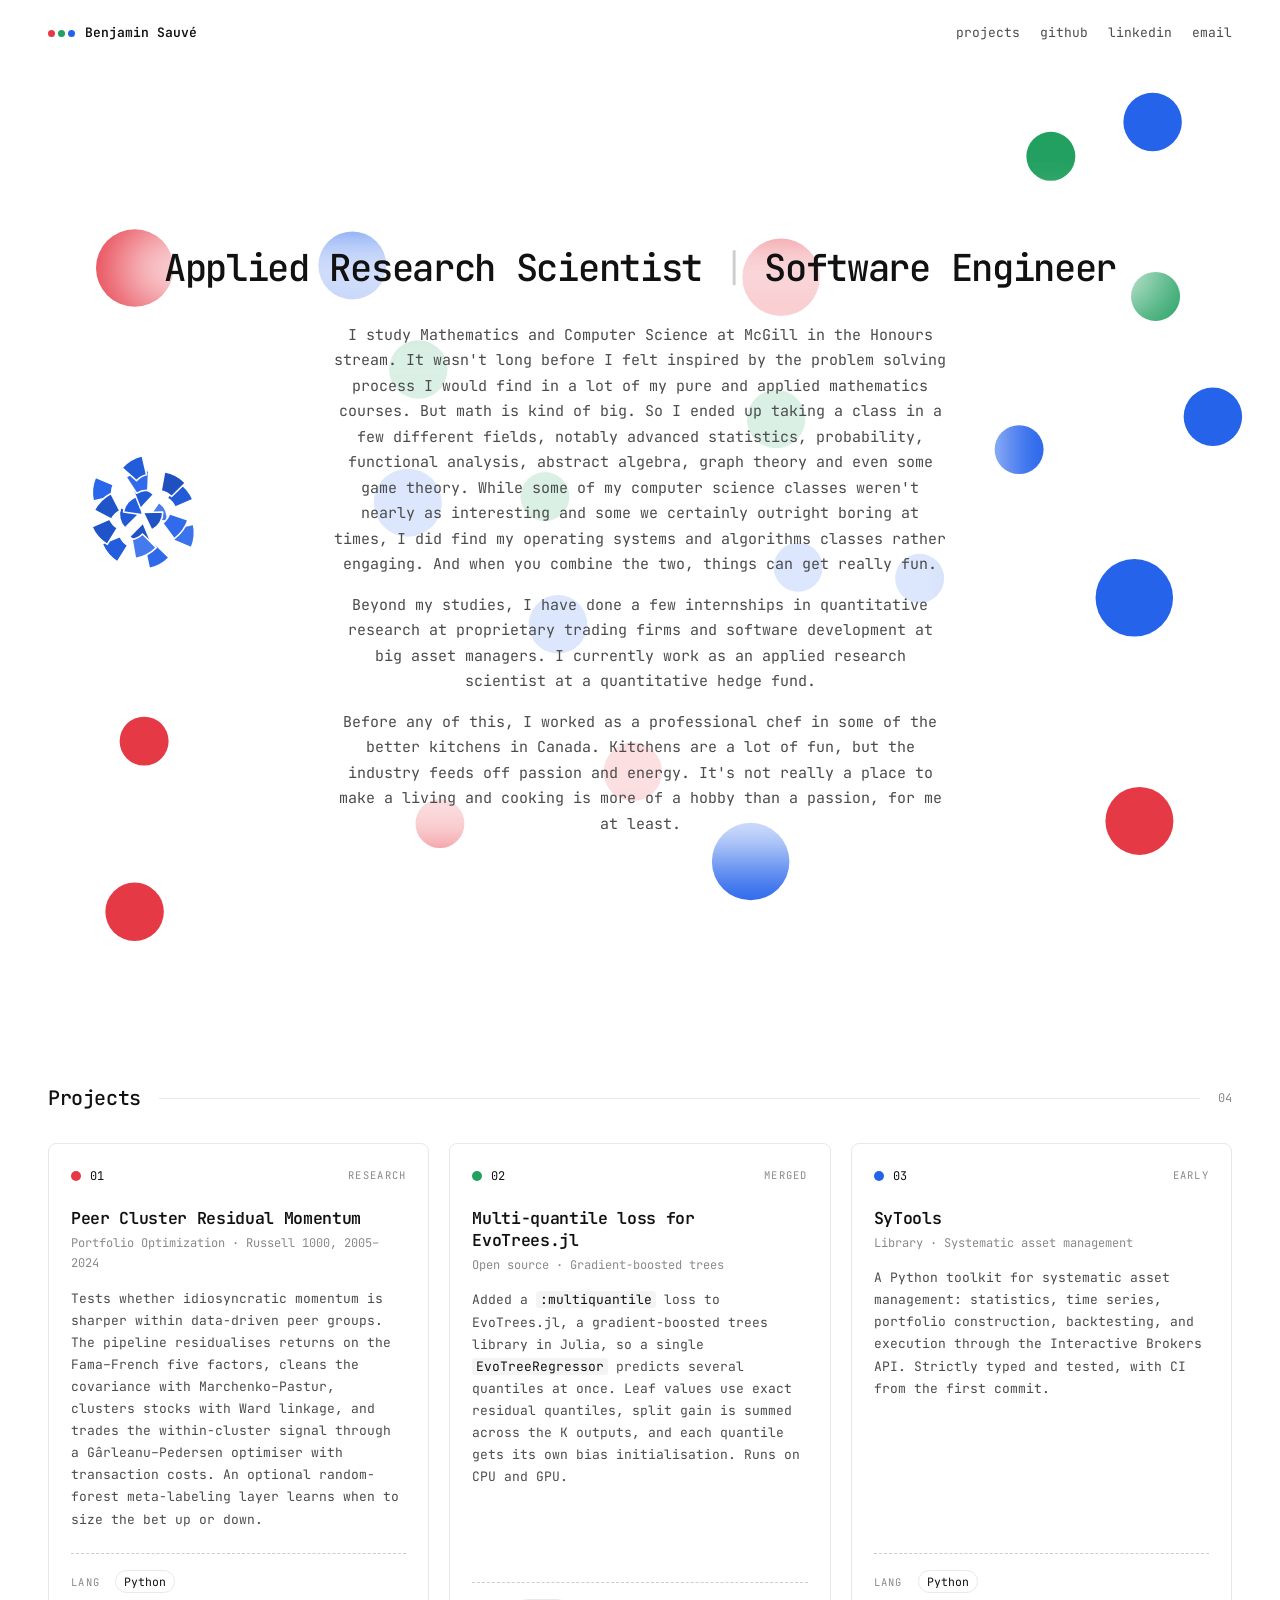
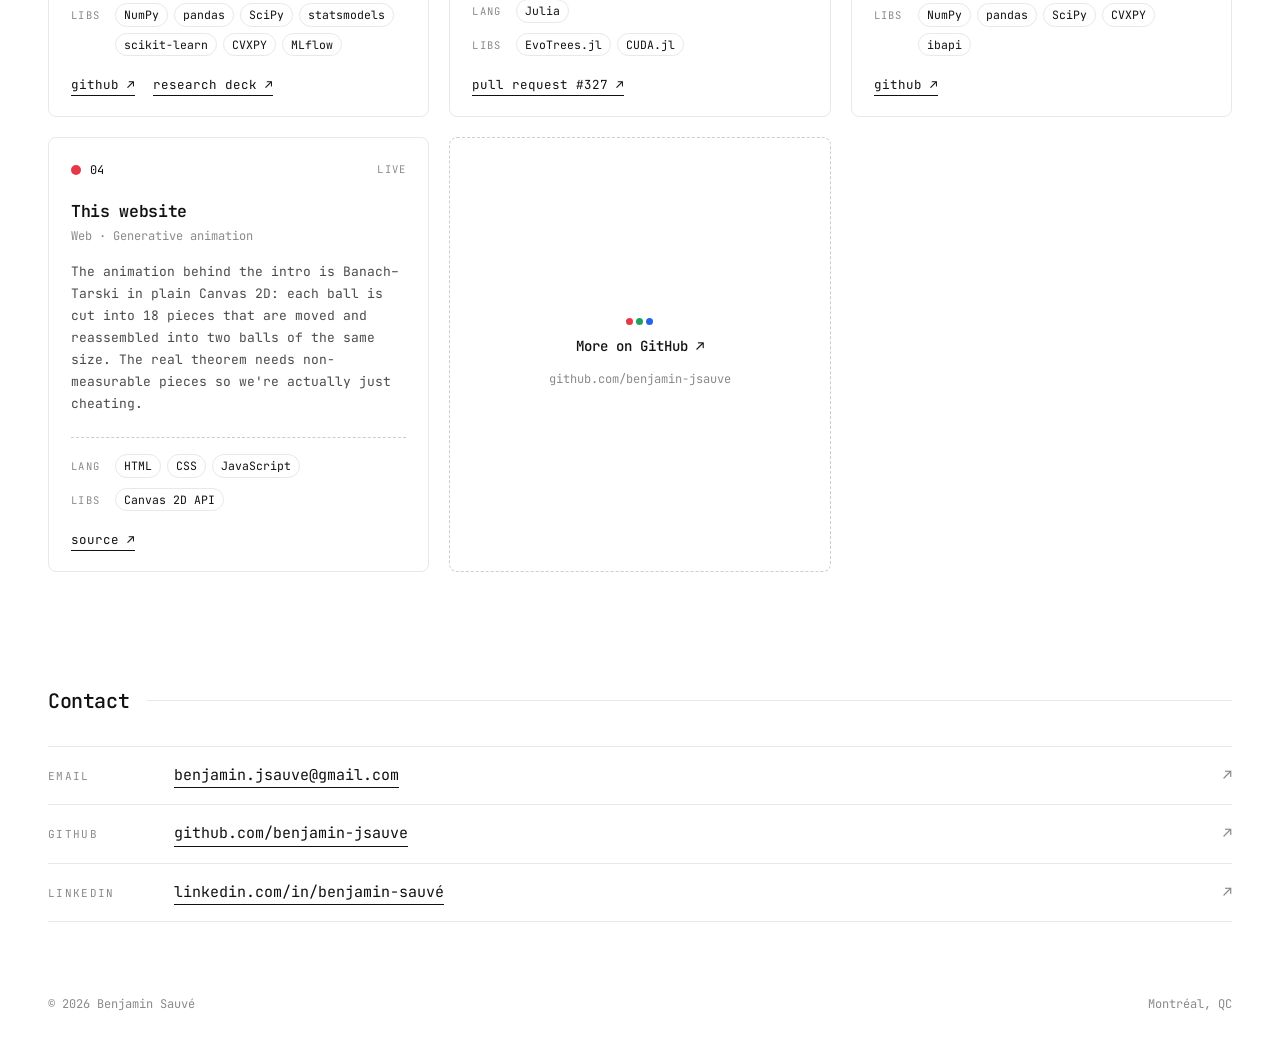
<file: index.html>
<!DOCTYPE html>
<html lang="en">
<head>
  <meta charset="UTF-8" />
  <meta name="viewport" content="width=device-width, initial-scale=1.0" />
  <title>Benjamin Sauvé</title>
  <meta name="description" content="Benjamin Sauvé." />
  <meta name="theme-color" content="#ffffff" />
  <link rel="icon" href="assets/favicon.svg" type="image/svg+xml" />
  <link rel="preconnect" href="https://fonts.googleapis.com" />
  <link rel="preconnect" href="https://fonts.gstatic.com" crossorigin />
  <link rel="stylesheet" href="https://fonts.googleapis.com/css2?family=JetBrains+Mono:wght@300;400;500;600&display=swap" />
  <link rel="stylesheet" href="assets/css/site.css" />
  <script src="assets/js/banach-tarski.js" defer></script>
</head>
<body>
  <a class="skip" href="#main">Skip to content</a>

  <header class="top wrap">
    <a class="brand" href="./"><span class="brand-dots" aria-hidden="true"><i></i><i></i><i></i></span>Benjamin Sauvé</a>
    <nav class="links" aria-label="Elsewhere">
      <a href="#projects">projects</a>
      <a href="https://github.com/benjamin-jsauve">github</a>
      <a href="https://www.linkedin.com/in/benjamin-sauv%C3%A9-8a37502b9/">linkedin</a>
      <a href="mailto:benjamin.jsauve@gmail.com">email</a>
    </nav>
  </header>

  <main id="main">
    <!-- The animation fills this section. Elements with class="veil" get a soft white haze
         behind them, and the animation won't start a split underneath them. -->
    <section class="hero">
      <canvas id="stage" aria-hidden="true"></canvas>
      <div class="hero-copy wrap">
        <h1 class="veil"><span class="role">Applied Research Scientist</span> <span class="sep">|</span> <span class="role">Software Engineer</span></h1>
        <div class="lede veil">
          <p>
            I study Mathematics and Computer Science at McGill in the Honours stream. It wasn't long before I felt inspired by the problem solving process I would find in a lot of my pure and applied mathematics courses. But math is kind of big. So I ended up taking a class in a few different fields, notably advanced statistics, probability, functional analysis, abstract algebra, graph theory and even some game theory. While some of my computer science classes weren't nearly as interesting and some we certainly outright boring at times, I did find my operating systems and algorithms classes rather engaging. And when you combine the two, things can get really fun.  
          </p>
          <p>
            Beyond my studies, I have done a few internships in quantitative research at proprietary trading firms and software development at big asset managers. I currently work as an applied research scientist at a quantitative hedge fund.
          </p>  
          </p>
          <p>
            Before any of this, I worked as a professional chef in some of the better kitchens in Canada. Kitchens are a lot of fun, but the industry feeds off passion and energy. It's not really a place to make a living and cooking is more of a hobby than a passion, for me at least.
          </p>
        </div>
      </div>
    </section>

    <div class="wrap">
      <section id="projects" class="section" aria-labelledby="projects-h">
        <div class="section-head">
          <h2 id="projects-h">Projects</h2>
          <span class="rule" aria-hidden="true"></span>
          <span class="count">04</span>
        </div>

        <!-- To add a project, copy one <li class="card"> block. Card colours cycle red, green, blue. -->
        <ol class="grid">
          <li class="card">
            <div class="card-top"><span class="idx"><i class="dot"></i>01</span><span class="status">research</span></div>
            <h3>Peer Cluster Residual Momentum</h3>
            <p class="meta">Portfolio Optimization · Russell 1000, 2005–2024</p>
            <p class="desc">
              Tests whether idiosyncratic momentum is sharper within data-driven peer groups. The
              pipeline residualises returns on the Fama–French five factors, cleans the covariance
              with Marchenko–Pastur, clusters stocks with Ward linkage, and trades the within-cluster
              signal through a Gârleanu–Pedersen optimiser with transaction costs. An optional
              random-forest meta-labeling layer learns when to size the bet up or down.
            </p>
            <dl class="stack">
              <div><dt>lang</dt><dd><ul class="chips"><li>Python</li></ul></dd></div>
              <div><dt>libs</dt><dd><ul class="chips"><li>NumPy</li><li>pandas</li><li>SciPy</li><li>statsmodels</li><li>scikit-learn</li><li>CVXPY</li><li>MLflow</li></ul></dd></div>
            </dl>
            <p class="card-links">
              <a href="https://github.com/benjamin-jsauve/peer_cluster">github ↗</a>
              <a href="https://github.com/benjamin-jsauve/peer_cluster/blob/main/reports/beamer/research.pdf">research deck ↗</a>
            </p>
          </li>

          <li class="card">
            <div class="card-top"><span class="idx"><i class="dot"></i>02</span><span class="status">merged</span></div>
            <h3>Multi-quantile loss for EvoTrees.jl</h3>
            <p class="meta">Open source · Gradient-boosted trees</p>
            <p class="desc">
              Added a <code>:multiquantile</code> loss to EvoTrees.jl, a gradient-boosted trees
              library in Julia, so a single <code>EvoTreeRegressor</code> predicts several quantiles
              at once. Leaf values use exact residual quantiles, split gain is summed across the
              K outputs, and each quantile gets its own bias initialisation. Runs on CPU and GPU.
            </p>
            <dl class="stack">
              <div><dt>lang</dt><dd><ul class="chips"><li>Julia</li></ul></dd></div>
              <div><dt>libs</dt><dd><ul class="chips"><li>EvoTrees.jl</li><li>CUDA.jl</li></ul></dd></div>
            </dl>
            <p class="card-links">
              <a href="https://github.com/Evovest/EvoTrees.jl/pull/327">pull request #327 ↗</a>
            </p>
          </li>

          <li class="card">
            <div class="card-top"><span class="idx"><i class="dot"></i>03</span><span class="status">early</span></div>
            <h3>SyTools</h3>
            <p class="meta">Library · Systematic asset management</p>
            <p class="desc">
              A Python toolkit for systematic asset management: statistics, time series, portfolio
              construction, backtesting, and execution through the Interactive Brokers API.
              Strictly typed and tested, with CI from the first commit.
            </p>
            <dl class="stack">
              <div><dt>lang</dt><dd><ul class="chips"><li>Python</li></ul></dd></div>
              <div><dt>libs</dt><dd><ul class="chips"><li>NumPy</li><li>pandas</li><li>SciPy</li><li>CVXPY</li><li>ibapi</li></ul></dd></div>
            </dl>
            <p class="card-links">
              <a href="https://github.com/benjamin-jsauve/SyTools">github ↗</a>
            </p>
          </li>

          <li class="card">
            <div class="card-top"><span class="idx"><i class="dot"></i>04</span><span class="status">live</span></div>
            <h3>This website</h3>
            <p class="meta">Web · Generative animation</p>
            <p class="desc">
              The animation behind the intro is Banach–Tarski in plain Canvas 2D: each ball is cut into 18
              pieces that are moved and reassembled into two balls of the same size. The real
              theorem needs non-measurable pieces so we're actually just cheating. 
            </p>
            <dl class="stack">
              <div><dt>lang</dt><dd><ul class="chips"><li>HTML</li><li>CSS</li><li>JavaScript</li></ul></dd></div>
              <div><dt>libs</dt><dd><ul class="chips"><li>Canvas 2D API</li></ul></dd></div>
            </dl>
            <p class="card-links">
              <a href="https://github.com/benjamin-jsauve/website">source ↗</a>
            </p>
          </li>

          <!-- TODO mktscanner: fill in the stack, uncomment, and bump the count above to 05.
          <li class="card">
            <div class="card-top"><span class="idx"><i class="dot"></i>05</span><span class="status">early</span></div>
            <h3>mktscanner</h3>
            <p class="meta">Tool · Market scanning</p>
            <p class="desc">Market scanner.</p>
            <dl class="stack">
              <div><dt>lang</dt><dd><ul class="chips"><li>…</li></ul></dd></div>
              <div><dt>libs</dt><dd><ul class="chips"><li>…</li></ul></dd></div>
            </dl>
            <p class="card-links">
              <a href="https://github.com/benjamin-jsauve/mktscanner">github ↗</a>
            </p>
          </li>
          -->

          <li class="card card-more">
            <a href="https://github.com/benjamin-jsauve">
              <span class="brand-dots" aria-hidden="true"><i></i><i></i><i></i></span>
              <span class="more-k">More on GitHub ↗</span>
              <span class="more-v">github.com/benjamin-jsauve</span>
            </a>
          </li>
        </ol>
      </section>

      <section id="contact" class="section" aria-labelledby="contact-h">
        <div class="section-head">
          <h2 id="contact-h">Contact</h2>
          <span class="rule" aria-hidden="true"></span>
        </div>
        <ul class="channels">
          <li><a href="mailto:benjamin.jsauve@gmail.com"><span class="ch-k">email</span><span class="ch-v">benjamin.jsauve@gmail.com</span><span class="ch-go" aria-hidden="true">↗</span></a></li>
          <li><a href="https://github.com/benjamin-jsauve"><span class="ch-k">github</span><span class="ch-v">github.com/benjamin-jsauve</span><span class="ch-go" aria-hidden="true">↗</span></a></li>
          <li><a href="https://www.linkedin.com/in/benjamin-sauv%C3%A9-8a37502b9/"><span class="ch-k">linkedin</span><span class="ch-v">linkedin.com/in/benjamin-sauvé</span><span class="ch-go" aria-hidden="true">↗</span></a></li>
        </ul>
      </section>
    </div>
  </main>

  <footer class="foot wrap">
    <span>&copy; 2026 Benjamin Sauvé</span>
    <span>Montréal, QC</span>
  </footer>
</body>
</html>
</file>
<file: assets/css/site.css>
/* ==========================================================================
   Benjamin Sauvé — single page
   ========================================================================== */

:root {
  --bg: #ffffff;
  --ink: #111111;
  --ink-2: #4b4b4b;
  --ink-3: #8a8a8a;
  --line: #e8e8e8;
  --line-2: #cdcdcd;
  --red: #e63946;
  --green: #22a060;
  --blue: #2563eb;
  --mono: "JetBrains Mono", ui-monospace, "SFMono-Regular", Menlo, Consolas, monospace;
  --pad: clamp(16px, 4vw, 48px);
  --max: 1200px;
  --top-h: 66px; /* header height, so the hero fills the rest of the first screen */
  color-scheme: light;
}

*, *::before, *::after { box-sizing: border-box; }

html {
  background: var(--bg);
  scroll-behavior: smooth;
  -webkit-text-size-adjust: 100%;
}

body {
  margin: 0;
  background: var(--bg);
  color: var(--ink-2);
  font: 400 15px/1.7 var(--mono);
  -webkit-font-smoothing: antialiased;
  -moz-osx-font-smoothing: grayscale;
  overflow-x: hidden;
}

::selection { background: rgba(37, 99, 235, .16); color: var(--ink); }

a { color: inherit; }

:focus-visible { outline: 2px solid var(--blue); outline-offset: 3px; border-radius: 2px; }

code { font: inherit; color: var(--ink); background: #f4f4f4; padding: 0 .3em; border-radius: 3px; }

.skip {
  position: fixed; top: 10px; left: 10px; z-index: 10;
  padding: 8px 12px; background: var(--ink); color: var(--bg);
  font-size: 13px; text-decoration: none;
  transform: translateY(-200%);
}
.skip:focus { transform: none; }

.wrap {
  width: 100%;
  max-width: calc(var(--max) + 2 * var(--pad));
  margin: 0 auto;
  padding: 0 var(--pad);
}

/* ---- header ------------------------------------------------------------- */

.top {
  display: flex;
  align-items: center;
  justify-content: space-between;
  gap: 16px;
  padding-top: 22px;
  padding-bottom: 22px;
  font-size: 13px;
}

.brand {
  display: inline-flex;
  align-items: center;
  gap: 10px;
  color: var(--ink);
  font-weight: 600;
  text-decoration: none;
  white-space: nowrap;
}

.brand-dots { display: inline-flex; gap: 3px; }
.brand-dots i { width: 7px; height: 7px; border-radius: 50%; background: var(--red); }
.brand-dots i:nth-child(2) { background: var(--green); }
.brand-dots i:nth-child(3) { background: var(--blue); }

.links { display: flex; flex-wrap: wrap; justify-content: flex-end; gap: 4px 20px; }
.links a { color: var(--ink-2); text-decoration: none; }
.links a:hover { color: var(--ink); text-decoration: underline; text-underline-offset: 4px; }

/* ---- hero: the animation is the background of everything above Projects -- */

.hero {
  position: relative;
  display: flex;
  align-items: center;
  min-height: calc(100vh - var(--top-h));
  min-height: calc(100svh - var(--top-h));
  padding: clamp(120px, 20vh, 220px) 0;
}

.hero canvas {
  position: absolute;
  inset: 0;
  display: block;
  width: 100%;
  height: 100%;
}

.hero-copy { position: relative; z-index: 1; text-align: center; }

/* A soft white haze behind each block of text, so balls fade as they pass beneath it. */
.veil { position: relative; }
.veil::before {
  content: "";
  position: absolute;
  inset: -24px -52px;
  z-index: -1;
  border-radius: 56px;
  background: rgba(255, 255, 255, .84);
  filter: blur(30px);
}

h1 {
  width: fit-content;
  max-width: 100%;
  margin: 0 auto;
  color: var(--ink);
  font-size: clamp(21px, 2.9vw, 42px);
  font-weight: 500;
  line-height: 1.2;
  letter-spacing: -.035em;
}
h1 .role { white-space: nowrap; }
h1 .sep { color: var(--line-2); font-weight: 300; }

.lede { max-width: 68ch; margin: 32px auto 0; }
.lede p { margin: 0 0 1em; }
.lede p:last-child { margin-bottom: 0; }

/* ---- sections ----------------------------------------------------------- */

.section { padding-top: clamp(64px, 9vw, 112px); }
#projects { padding-top: clamp(40px, 5vw, 64px); }

.section-head {
  display: flex;
  align-items: center;
  gap: 18px;
  margin-bottom: 28px;
}
.section-head h2 {
  margin: 0;
  color: var(--ink);
  font-size: 20px;
  font-weight: 500;
  letter-spacing: -.02em;
}
.section-head .rule { flex: 1; height: 1px; background: var(--line); }
.section-head .count { font-size: 12px; color: var(--ink-3); }

/* ---- project grid ------------------------------------------------------- */

.grid {
  display: grid;
  grid-template-columns: repeat(3, minmax(0, 1fr));
  gap: 20px;
  margin: 0;
  padding: 0;
  list-style: none;
}

.card {
  --c: var(--red);
  display: flex;
  flex-direction: column;
  padding: 22px 22px 20px;
  border: 1px solid var(--line);
  border-radius: 8px;
  background: var(--bg);
  transition: border-color .2s ease, transform .2s ease;
}
.card:nth-child(3n+2) { --c: var(--green); }
.card:nth-child(3n) { --c: var(--blue); }
.card:hover { border-color: var(--c); transform: translateY(-2px); }

.card-top {
  display: flex;
  align-items: center;
  justify-content: space-between;
  font-size: 12px;
  color: var(--ink-3);
}
.idx { display: inline-flex; align-items: center; gap: 9px; color: var(--ink); }
.dot { width: 10px; height: 10px; border-radius: 50%; background: var(--c); }
.status { text-transform: uppercase; letter-spacing: .12em; font-size: 10.5px; }

.card h3 {
  margin: 20px 0 4px;
  color: var(--ink);
  font-size: 16.5px;
  font-weight: 600;
  line-height: 1.35;
  letter-spacing: -.02em;
}

.meta { margin: 0 0 14px; font-size: 12px; color: var(--ink-3); }

.desc { flex: 1; margin: 0 0 22px; font-size: 13px; line-height: 1.7; }

.stack {
  display: grid;
  gap: 10px;
  margin: 0;
  padding-top: 16px;
  border-top: 1px dashed var(--line-2);
}
.stack > div { display: grid; grid-template-columns: 44px 1fr; align-items: baseline; }
.stack dt { font-size: 10.5px; text-transform: uppercase; letter-spacing: .12em; color: var(--ink-3); }
.stack dd { margin: 0; }

.chips { display: flex; flex-wrap: wrap; gap: 6px; margin: 0; padding: 0; list-style: none; }
.chips li {
  padding: 1px 8px;
  border: 1px solid var(--line);
  border-radius: 999px;
  font-size: 11.5px;
  line-height: 1.7;
  color: var(--ink);
  white-space: nowrap;
}

.card-links { display: flex; flex-wrap: wrap; gap: 6px 18px; margin: 18px 0 0; font-size: 12.5px; }
.card-links a, .ch-v {
  color: var(--ink);
  text-decoration: none;
  background: linear-gradient(currentColor, currentColor) 0 100% / 100% 1px no-repeat;
}
.card-links a:hover { color: var(--c); }

.card-more { padding: 0; border-style: dashed; border-color: var(--line-2); }
.card-more:hover { border-color: var(--ink); }
.card-more a {
  flex: 1;
  display: flex;
  flex-direction: column;
  align-items: center;
  justify-content: center;
  gap: 10px;
  min-height: 160px;
  padding: 22px;
  color: var(--ink);
  text-decoration: none;
  border-radius: inherit;
}
.more-k { font-size: 14px; font-weight: 500; }
.more-v { font-size: 12px; color: var(--ink-3); }

/* ---- contact ------------------------------------------------------------ */

.channels { margin: 0; padding: 0; list-style: none; border-top: 1px solid var(--line); }
.channels li { border-bottom: 1px solid var(--line); }
.channels a {
  display: grid;
  grid-template-columns: 110px minmax(0, 1fr) auto;
  align-items: baseline;
  gap: 16px;
  padding: 16px 0;
  text-decoration: none;
}
.ch-k { font-size: 11px; text-transform: uppercase; letter-spacing: .12em; color: var(--ink-3); }
.ch-v { justify-self: start; overflow-wrap: anywhere; }
.ch-go { color: var(--ink-3); transition: transform .2s ease, color .2s ease; }
.channels li:nth-child(1) a { --c: var(--red); }
.channels li:nth-child(2) a { --c: var(--green); }
.channels li:nth-child(3) a { --c: var(--blue); }
.channels a:hover .ch-v, .channels a:hover .ch-go { color: var(--c); }
.channels a:hover .ch-go { transform: translate(2px, -2px); }

/* ---- footer ------------------------------------------------------------- */

.foot {
  display: flex;
  justify-content: space-between;
  gap: 16px;
  padding-top: 72px;
  padding-bottom: 40px;
  font-size: 12px;
  color: var(--ink-3);
}

/* ---- responsive --------------------------------------------------------- */

@media (max-width: 1000px) {
  .grid { grid-template-columns: repeat(2, minmax(0, 1fr)); }
}

@media (max-width: 640px) {
  .grid { grid-template-columns: minmax(0, 1fr); }
  .top { flex-direction: column; align-items: flex-start; gap: 10px; }
  .links { justify-content: flex-start; }
  :root { --top-h: 98px; }
  h1 { font-size: 23px; }
  h1 .role { display: block; }
  h1 .sep { display: none; }
  .channels a { grid-template-columns: minmax(0, 1fr) auto; gap: 2px 16px; }
  .ch-k { grid-column: 1 / -1; }
}

@media (prefers-reduced-motion: reduce) {
  html { scroll-behavior: auto; }
  .card, .ch-go { transition: none; }
  .card:hover { transform: none; }
}
</file>
